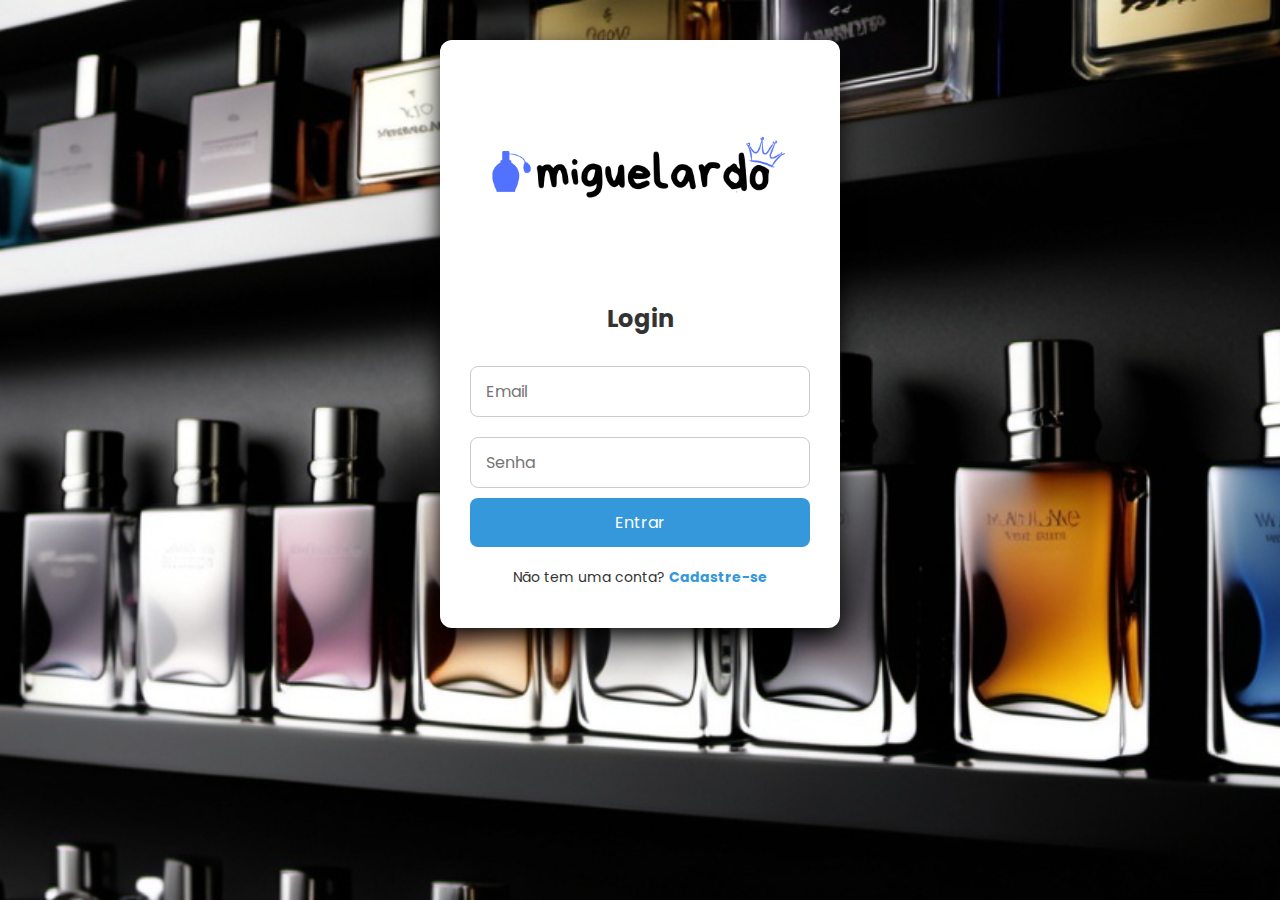
<file: index.html>
<!DOCTYPE html>
<html lang="pt-br">

<head>
  <meta charset="UTF-8" />
  <meta name="viewport" content="width=device-width, initial-scale=1.0" />
  <title>Login - Miguelardo</title>
  <link rel="stylesheet" href="css/styles.css" />
  <link rel="stylesheet" href="https://cdnjs.cloudflare.com/ajax/libs/font-awesome/6.0.0-beta3/css/all.min.css" />
  <link href="https://fonts.googleapis.com/css2?family=Poppins:wght@300;500;700&display=swap" rel="stylesheet">
</head>

<body class="body_login">

  <main class="container_login">
    <!-- Formulário de Login -->
    <section id="loginForm" class="form-container-index active" aria-label="Formulário de Login">
      <div class="image-container">
        <img src="imgs/logoBrancoRecortada.png" alt="Logo Miguelardo" />
      </div>
      <h2>Login</h2>
      <form onsubmit="login(event)">
        <input type="email" id="loginEmail" placeholder="Email" required aria-label="Email para login" />
        <input type="password" id="loginPassword" placeholder="Senha" required aria-label="Senha para login" />
        <button type="submit">Entrar</button>
      </form>
      <p class="toggle-link">
        Não tem uma conta?
        <a href="#" onclick="toggleForms()">Cadastre-se</a>
      </p>
    </section>

    <!-- Formulário de Cadastro -->
    <section id="signupForm" class="form-container-index" aria-label="Formulário de Cadastro">      <div class="image-container">
        <img src="imgs/logoBranco.png" alt="Logo Miguelardo" />
      </div>
      <h2>Cadastro</h2>
      <form onsubmit="register(event)">
        <input type="text" id="signupName" placeholder="Nome Completo" required aria-label="Nome completo" />
        <input type="email" id="signupEmail" placeholder="Email" required aria-label="Email de cadastro" />
        <input type="password" id="signupPassword" placeholder="Senha" required aria-label="Senha" />
        <input type="password" id="signupConfirmPassword" placeholder="Confirme a Senha" required
          aria-label="Confirme a senha" />
        <button type="submit">Cadastrar-se</button>
      </form>
      <p class="toggle-link">
        Já tem uma conta?
        <a href="#" onclick="toggleForms()">Faça login</a>
      </p>
    </section>
  </main>

  <script>
    // Alterna entre as telas de Login e Cadastro
    function toggleForms() {
      const loginForm = document.getElementById('loginForm');
      const signupForm = document.getElementById('signupForm');

      loginForm.classList.toggle('active');
      signupForm.classList.toggle('active');
    }

    // Função para registrar o usuário
    function register(event) {
      event.preventDefault();

      const name = document.getElementById('signupName').value;
      const email = document.getElementById('signupEmail').value;
      const password = document.getElementById('signupPassword').value;
      const confirmPassword = document.getElementById('signupConfirmPassword').value;

      if (password !== confirmPassword) {
        alert("As senhas não coincidem!");
        return;
      }

      localStorage.setItem('name', name);
      localStorage.setItem('email', email);
      localStorage.setItem('password', password);

      alert("Cadastro realizado com sucesso!");
      toggleForms();
    }

    // Função para logar o usuário
    function login(event) {
      event.preventDefault();

      const loginEmail = document.getElementById('loginEmail').value;
      const loginPassword = document.getElementById('loginPassword').value;

      const storedEmail = localStorage.getItem('email');
      const storedPassword = localStorage.getItem('password');

      if (loginEmail === storedEmail && loginPassword === storedPassword) {
        alert("Login realizado com sucesso!");
        window.location.href = "html/pagina_principal.html";
      } else {
        alert("Email ou senha incorretos!");
      }
    }
  </script>

</body>

</html>
</file>
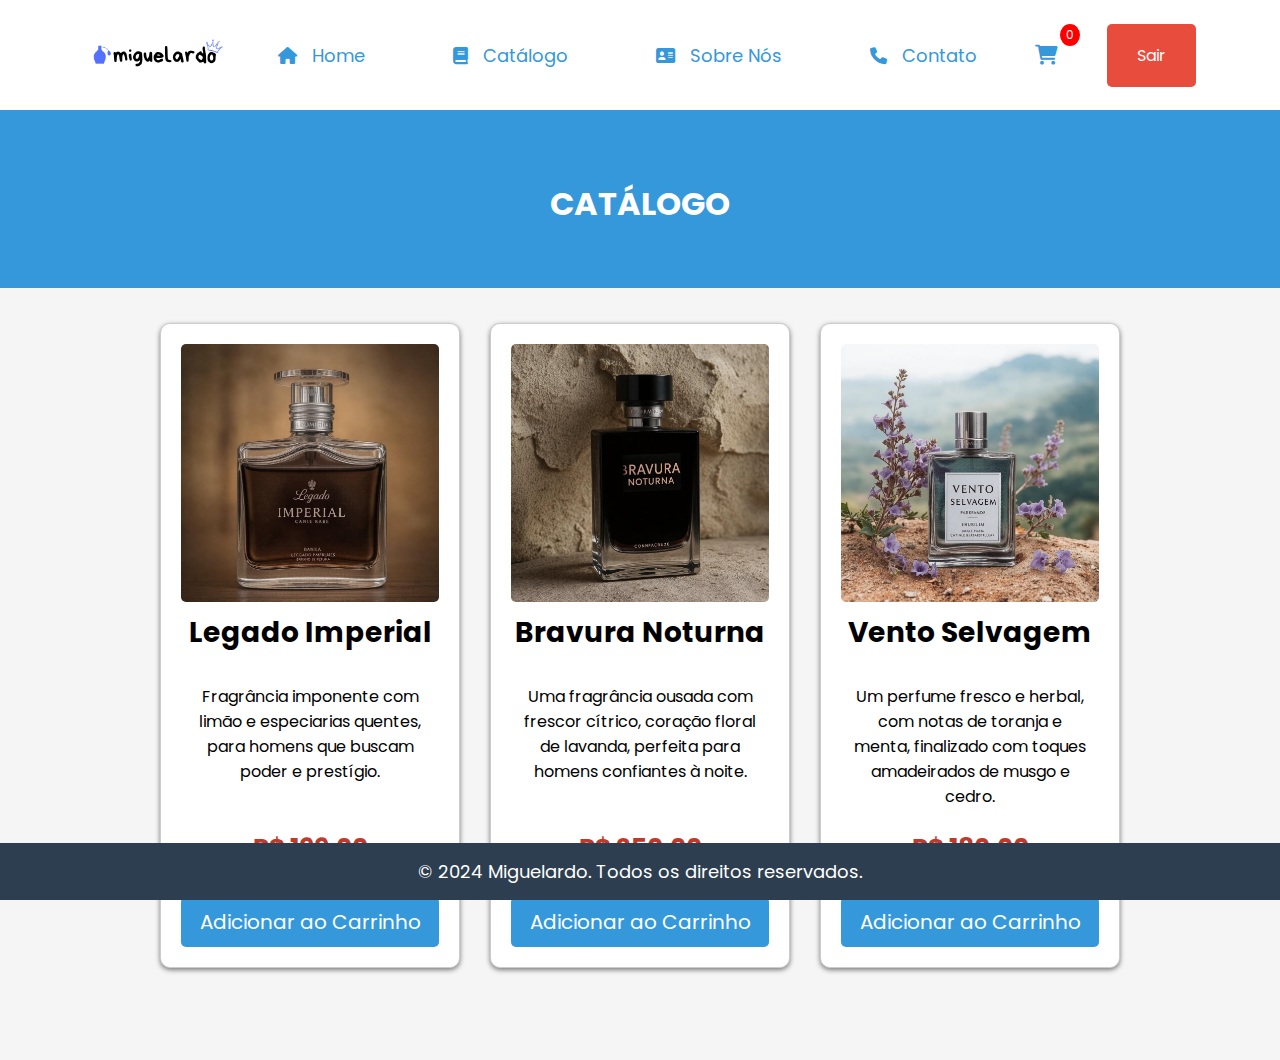
<file: html/catalogo.html>
<!DOCTYPE html>
<html lang="pt-br">

<head>
    <meta charset="UTF-8">
    <meta name="viewport" content="width=device-width, initial-scale=1.0">
    <title>Miguelardo - Catálogo</title>
    <link rel="stylesheet" href="../css/styles.css">
    <link rel="stylesheet" href="https://cdnjs.cloudflare.com/ajax/libs/font-awesome/6.0.0-beta3/css/all.min.css">
    <link href="https://fonts.googleapis.com/css2?family=Poppins:wght@300;500;700&display=swap" rel="stylesheet">

</head>

<body>
    <header>
        <nav class="navbar">
          <div class="container">
            <img class="logo" src="../imgs/logoBrancoRecortada.png" alt="Logo Miguelardo" />
            
            <ul class="nav-links">
              <li><a href="pagina_principal.html"><i class="fa-solid fa-house"></i> Home</a></li>
              <li><a href="catalogo.html"><i class="fa-solid fa-book"></i> Catálogo</a></li>
              <li><a href="sobrenos.html"><i class="fa-solid fa-address-card"></i> Sobre Nós</a></li>
              <li><a href="contato.html"><i class="fa-solid fa-phone"></i> Contato</a></li>
            </ul>
            
            <div class="right-header">
              <!-- Ícone do Carrinho -->
              <div class="cart-icon" onclick="abrirCarrinho()">
                <i class="fa-solid fa-cart-shopping"></i>
                <span id="quantidade-carrinho">0</span>
              </div>
      
              <div class="login-btn">
                <a href="../index.html">Sair</a>
              </div>
            </div>
          </div>
        </nav>
      </header>
      
      <section class="hero"><h1>CATÁLOGO</h1></section>

        <section class="catalog">
            <div class="product-container">
                <div class="product-card">
                    <img src="../imgs/legadoImperial.jpg" alt="Perfume 1">
                    <h4>Legado Imperial</h4>
                    <p>Fragrância imponente com limão e especiarias quentes, para homens que buscam poder e prestígio.
                    </p>
                    <p class="price">R$ 199,00</p>
                    <button onclick="adicionarAoCarrinho('Legado Imperial', 199.00)">Adicionar ao Carrinho</button>
                </div>
                <div class="product-card">
                    <img src="../imgs/bravuraNoturna.jpg" alt="Perfume 2">
                    <h4> Bravura Noturna</h4>
                    <p>Uma fragrância ousada com frescor cítrico, coração floral de lavanda, perfeita para homens
                        confiantes à noite. </p>
                    <p class="price">R$ 250,00</p>
                    <button onclick="adicionarAoCarrinho('Bravura Noturna', 250.00)">Adicionar ao Carrinho</button>
                </div>
                <div class="product-card">
                    <img src="../imgs/ventoSelvagem.jpg" alt="Perfume 3">
                    <h4>Vento Selvagem</h4>
                    <p>Um perfume fresco e herbal, com notas de toranja e menta, finalizado com toques amadeirados de
                        musgo e cedro.</p>
                    <p class="price">R$ 180,00</p>
                    <button onclick="adicionarAoCarrinho('Vento Selvagem', 180.00)">Adicionar ao Carrinho</button>
                </div>
        </section>
        <footer>
            <p>&copy; 2024 Miguelardo. Todos os direitos reservados.</p>
        </footer>
    </div>
    
    <div id="carrinho-sidebar">
        <div class="carrinho-header">
          <h3>Seu Carrinho</h3>
          <button class="fechar-btn" onclick="fecharCarrinho()">
            <i class="fa-solid fa-x"></i>
          </button>
        </div>
        <div id="carrinho-itens"></div>
        <p class="total-carrinho">Total: R$ <span id="carrinho-total">0.00</span></p>
        <button class="finalizar-btn" onclick="finalizarCompra()">Finalizar Compra</button>
      </div>
      
      <script>
        function obterCarrinho() {
          return JSON.parse(localStorage.getItem('carrinho')) || [];
        }
      
        function salvarCarrinho(carrinho) {
          localStorage.setItem('carrinho', JSON.stringify(carrinho));
        }
      
        // 👉 FUNÇÃO FALTANTE: ADICIONAR AO CARRINHO
        function adicionarAoCarrinho(nome, preco) {
          let carrinho = obterCarrinho();
      
          const itemExistente = carrinho.find(item => item.nome === nome);
          if (itemExistente) {
            itemExistente.quantidade += 1;
          } else {
            carrinho.push({ nome, preco, quantidade: 1 });
          }
      
          salvarCarrinho(carrinho);
          atualizarCarrinhoSidebar();
        }
      
        function abrirCarrinho() {
          document.getElementById('carrinho-sidebar').classList.add('aberto');
          atualizarCarrinhoSidebar();
        }
      
        function fecharCarrinho() {
          document.getElementById('carrinho-sidebar').classList.remove('aberto');
        }
      
        function atualizarCarrinhoSidebar() {
  const carrinho = obterCarrinho();
  const carrinhoItens = document.getElementById('carrinho-itens');
  const carrinhoTotal = document.getElementById('carrinho-total');
  const quantidadeCarrinho = document.getElementById('quantidade-carrinho');

  carrinhoItens.innerHTML = '';
  let total = 0;
  let quantidadeTotal = 0;

  carrinho.forEach((item, index) => {
    const subtotal = item.preco * item.quantidade;
    total += subtotal;
    quantidadeTotal += item.quantidade;

    // Aqui colocamos uma imagem genérica, mas você pode associar a correta usando o nome
    let imagem = '';
    if (item.nome === 'Legado Imperial') imagem = '../imgs/legadoImperial.jpg';
    if (item.nome === 'Bravura Noturna') imagem = '../imgs/bravuraNoturna.jpg';
    if (item.nome === 'Vento Selvagem') imagem = '../imgs/ventoSelvagem.jpg';

    carrinhoItens.innerHTML += `
      <div class="carrinho-item">
        <img src="${imagem}" alt="${item.nome}">
        <div class="carrinho-info">
          <h4>${item.nome}</h4>
          <p>R$${item.preco.toFixed(2)} x ${item.quantidade}</p>
          <button onclick="removerDoCarrinho(${index})">Remover</button>
        </div>
      </div>
    `;
  });

  carrinhoTotal.textContent = total.toFixed(2);
  quantidadeCarrinho.textContent = quantidadeTotal;
}

      
        function removerDoCarrinho(index) {
          let carrinho = obterCarrinho();
          carrinho.splice(index, 1);
          salvarCarrinho(carrinho);
          atualizarCarrinhoSidebar();
        }
      
        document.addEventListener('DOMContentLoaded', atualizarCarrinhoSidebar);
     
        function finalizarCompra() {
  const carrinho = obterCarrinho();

  if (carrinho.length === 0) {
    alert("Seu carrinho está vazio!");
    return;
  }

  const confirmacao = confirm("Deseja realmente finalizar a compra?");
  if (confirmacao) {
    localStorage.removeItem('carrinho');
    alert("Compra finalizada com sucesso! Obrigado por comprar na Miguelardo.");
    fecharCarrinho();
    atualizarCarrinhoSidebar();
  }
}

     
     </script>
      
      
</body>

</html>
</file>
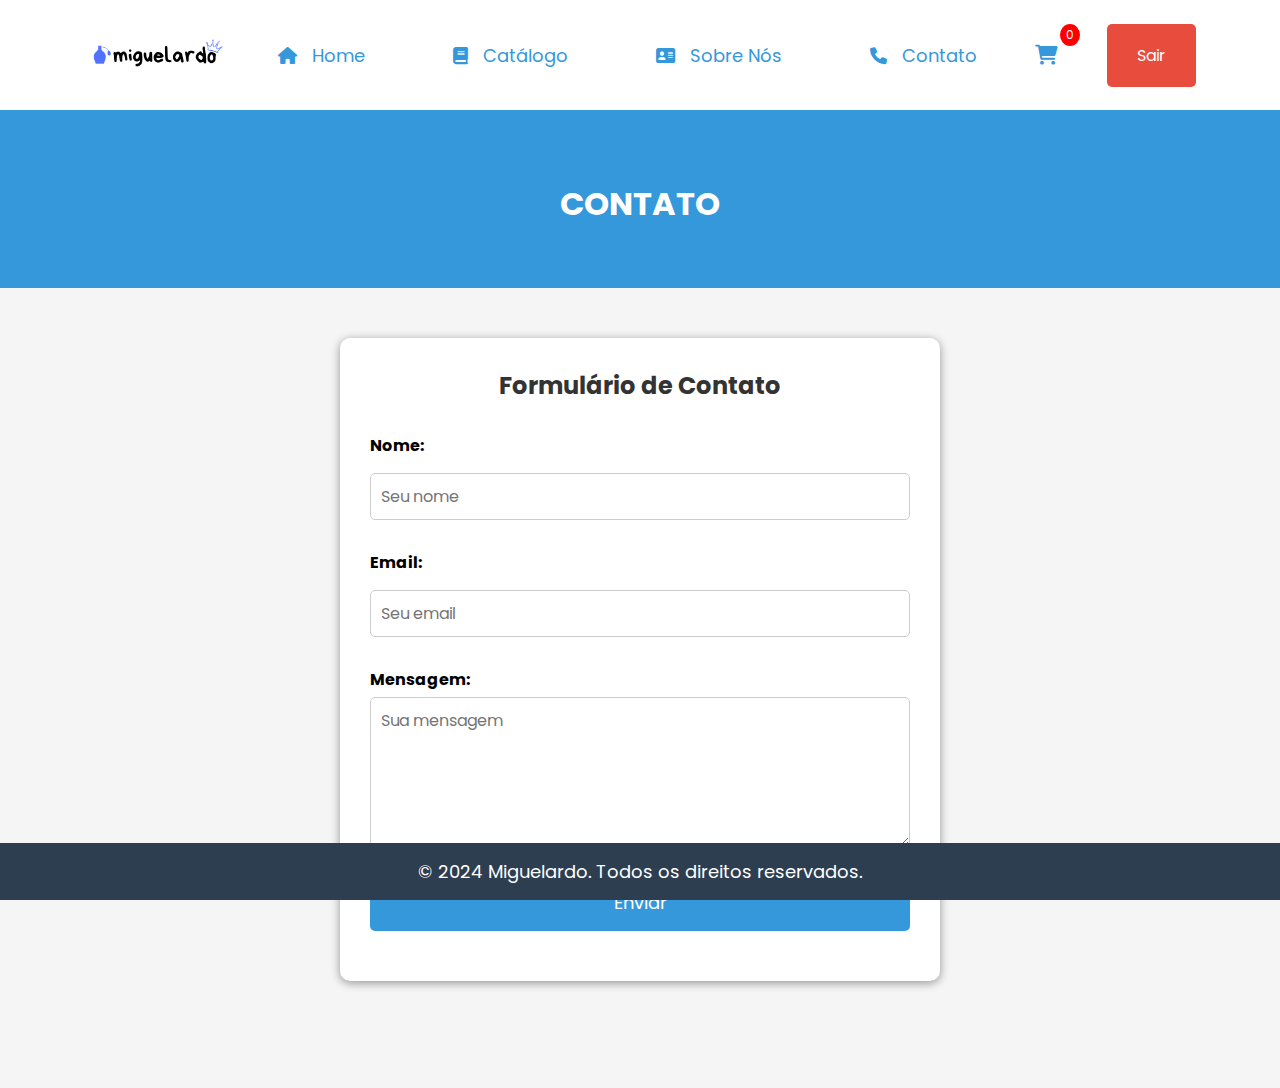
<file: html/contato.html>
<!DOCTYPE html>
<html lang="pt-BR">

<head>
    <meta charset="UTF-8">
    <meta name="viewport" content="width=device-width, initial-scale=1.0">
    <title>Miguelardo - Contato</title>
    <link rel="stylesheet" href="../css/styles.css">
    <link rel="stylesheet" href="https://cdnjs.cloudflare.com/ajax/libs/font-awesome/6.0.0-beta3/css/all.min.css">
    <link href="https://fonts.googleapis.com/css2?family=Poppins:wght@300;500;700&display=swap" rel="stylesheet">

<body>

    <header>
        <nav class="navbar">
          <div class="container">
            <img class="logo" src="../imgs/logoBrancoRecortada.png" alt="Logo Miguelardo" />
            
            <ul class="nav-links">
              <li><a href="pagina_principal.html"><i class="fa-solid fa-house"></i> Home</a></li>
              <li><a href="catalogo.html"><i class="fa-solid fa-book"></i> Catálogo</a></li>
              <li><a href="sobrenos.html"><i class="fa-solid fa-address-card"></i> Sobre Nós</a></li>
              <li><a href="contato.html"><i class="fa-solid fa-phone"></i> Contato</a></li>
            </ul>
            
            <div class="right-header">
              <!-- Ícone do Carrinho -->
              <div class="cart-icon" onclick="abrirCarrinho()">
                <i class="fa-solid fa-cart-shopping"></i>
                <span id="quantidade-carrinho">0</span>
              </div>
      
              <div class="login-btn">
                <a href="../index.html">Sair</a>
              </div>
            </div>
          </div>
        </nav>
      </header>

      <section class="hero"><h1>CONTATO</h1></section>

    <section class="form-container">
        <h2>Formulário de Contato</h2>
        <form class="form-contact" action="#" method="POST">
            <div class="form-group">
                <label for="nome">Nome:</label>
                <input type="text" id="nome" name="nome" placeholder="Seu nome" required>
            </div>
            <div class="form-group">
                <label for="email">Email:</label>
                <input type="email" id="email" name="email" placeholder="Seu email" required>
            </div>
            <div class="form-group">
                <label for="mensagem">Mensagem:</label>
                <textarea id="mensagem" name="mensagem" placeholder="Sua mensagem" required></textarea>
            </div>
            <div class="form-group">
                <button type="submit">Enviar</button>
            </div>
        </form>
    </section>
    <footer>
        <p>&copy; 2024 Miguelardo. Todos os direitos reservados.</p>
    </footer>
    <div id="carrinho-sidebar">
        <div class="carrinho-header">
          <h3>Seu Carrinho</h3>
          <button class="fechar-btn" onclick="fecharCarrinho()">
            <i class="fa-solid fa-x"></i>
          </button>
        </div>
        <div id="carrinho-itens"></div>
        <p class="total-carrinho">Total: R$ <span id="carrinho-total">0.00</span></p>
        <button class="finalizar-btn" onclick="finalizarCompra()">Finalizar Compra</button> 
    </div>
      <script>
        function obterCarrinho() {
          return JSON.parse(localStorage.getItem('carrinho')) || [];
        }
      
        function salvarCarrinho(carrinho) {
          localStorage.setItem('carrinho', JSON.stringify(carrinho));
        }
      
        // 👉 FUNÇÃO FALTANTE: ADICIONAR AO CARRINHO
        function adicionarAoCarrinho(nome, preco) {
          let carrinho = obterCarrinho();
      
          const itemExistente = carrinho.find(item => item.nome === nome);
          if (itemExistente) {
            itemExistente.quantidade += 1;
          } else {
            carrinho.push({ nome, preco, quantidade: 1 });
          }
      
          salvarCarrinho(carrinho);
          atualizarCarrinhoSidebar();
        }
      
        function abrirCarrinho() {
          document.getElementById('carrinho-sidebar').classList.add('aberto');
          atualizarCarrinhoSidebar();
        }
      
        function fecharCarrinho() {
          document.getElementById('carrinho-sidebar').classList.remove('aberto');
        }
      
        function atualizarCarrinhoSidebar() {
  const carrinho = obterCarrinho();
  const carrinhoItens = document.getElementById('carrinho-itens');
  const carrinhoTotal = document.getElementById('carrinho-total');
  const quantidadeCarrinho = document.getElementById('quantidade-carrinho');

  carrinhoItens.innerHTML = '';
  let total = 0;
  let quantidadeTotal = 0;

  carrinho.forEach((item, index) => {
    const subtotal = item.preco * item.quantidade;
    total += subtotal;
    quantidadeTotal += item.quantidade;

    // Aqui colocamos uma imagem genérica, mas você pode associar a correta usando o nome
    let imagem = '';
    if (item.nome === 'Legado Imperial') imagem = '../imgs/legadoImperial.jpg';
    if (item.nome === 'Bravura Noturna') imagem = '../imgs/bravuraNoturna.jpg';
    if (item.nome === 'Vento Selvagem') imagem = '../imgs/ventoSelvagem.jpg';

    carrinhoItens.innerHTML += `
      <div class="carrinho-item">
        <img src="${imagem}" alt="${item.nome}">
        <div class="carrinho-info">
          <h4>${item.nome}</h4>
          <p>R$${item.preco.toFixed(2)} x ${item.quantidade}</p>
          <button onclick="removerDoCarrinho(${index})">Remover</button>
        </div>
      </div>
    `;
  });

  carrinhoTotal.textContent = total.toFixed(2);
  quantidadeCarrinho.textContent = quantidadeTotal;
}

      
        function removerDoCarrinho(index) {
          let carrinho = obterCarrinho();
          carrinho.splice(index, 1);
          salvarCarrinho(carrinho);
          atualizarCarrinhoSidebar();
        }
      
        document.addEventListener('DOMContentLoaded', atualizarCarrinhoSidebar);
        function finalizarCompra() {
  const carrinho = obterCarrinho();

  if (carrinho.length === 0) {
    alert("Seu carrinho está vazio!");
    return;
  }

  const confirmacao = confirm("Deseja realmente finalizar a compra?");
  if (confirmacao) {
    localStorage.removeItem('carrinho');
    alert("Compra finalizada com sucesso! Obrigado por comprar na Miguelardo.");
    fecharCarrinho();
    atualizarCarrinhoSidebar();
  }
}

     </script>
</body>

</html>
</file>
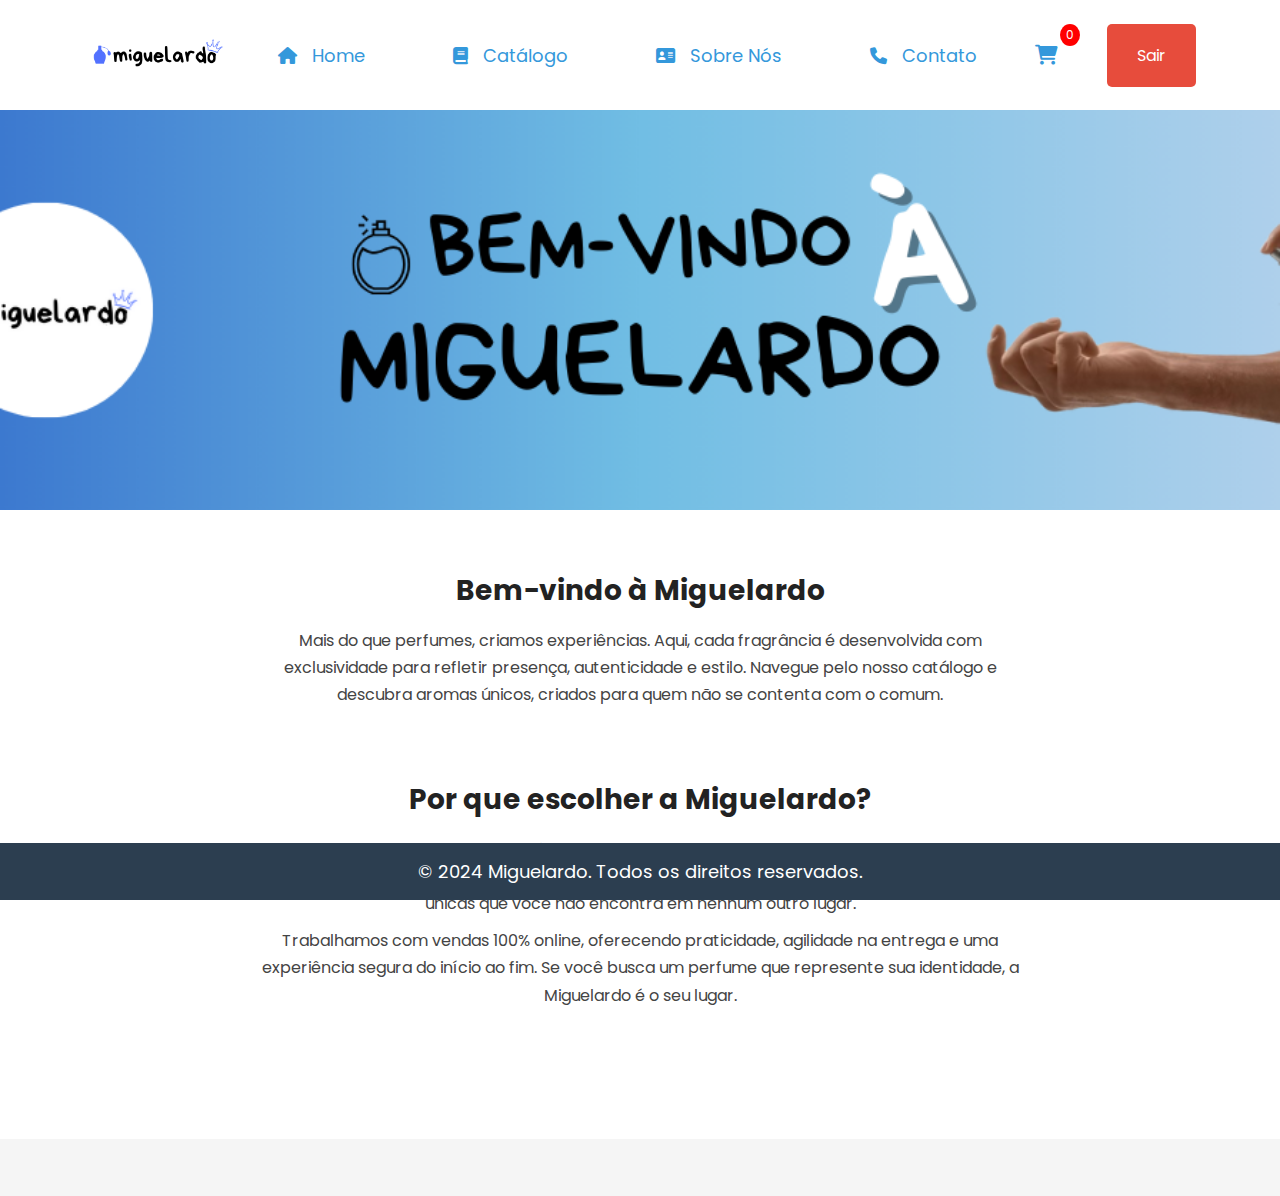
<file: html/pagina_principal.html>
<!DOCTYPE html>
<html lang="pt-br">

<head>
  <meta charset="UTF-8" />
  <meta name="viewport" content="width=device-width, initial-scale=1.0" />
  <title>Miguelardo - Página Principal</title>
  <link rel="stylesheet" href="../css/styles.css" />
  <link rel="stylesheet" href="https://cdnjs.cloudflare.com/ajax/libs/font-awesome/6.0.0-beta3/css/all.min.css" />
  <link href="https://fonts.googleapis.com/css2?family=Poppins:wght@300;500;700&display=swap" rel="stylesheet">

</head>

<body>
  <header>
    <nav class="navbar">
      <div class="container">
        <img class="logo" src="../imgs/logoBrancoRecortada.png" alt="Logo Miguelardo" />
        <ul class="nav-links">
          <li><a href="pagina_principal.html"><i class="fa-solid fa-house"></i> Home</a></li>
          <li><a href="catalogo.html"><i class="fa-solid fa-book"></i> Catálogo</a></li>
          <li><a href="sobrenos.html"><i class="fa-solid fa-address-card"></i> Sobre Nós</a></li>
          <li><a href="contato.html"><i class="fa-solid fa-phone"></i> Contato</a></li>
        </ul>
        <div class="right-header">
          <!-- Ícone do Carrinho -->
          <div class="cart-icon" onclick="abrirCarrinho()">
            <i class="fa-solid fa-cart-shopping"></i>
            <span id="quantidade-carrinho">0</span>
          </div>

          <div class="login-btn">
            <a href="../index.html">Sair</a>
          </div>
        </div>
      </div>
    </nav>

    <div class="folder" role="img" aria-label="Imagem de fundo da página principal"></div>
  </header>

  <main>
    <section class="intro-home">
      <div class="container-intro">
        <h2>Bem-vindo à Miguelardo</h2>
        <p>
          Mais do que perfumes, criamos experiências. Aqui, cada fragrância é desenvolvida com exclusividade para
          refletir presença, autenticidade e estilo. Navegue pelo nosso catálogo e descubra aromas únicos, criados para
          quem não se contenta com o comum.
        </p>
      </div>

      <section class="intro-home">
        <div class="container-intro">
          <h2>Por que escolher a Miguelardo?</h2>
          <p>
            Ao comprar na Miguelardo, você escolhe exclusividade, autenticidade e qualidade. Nossos perfumes são
            desenvolvidos e fabricados internamente, com fórmulas próprias e fragrâncias únicas que você não encontra em
            nenhum outro lugar.
          </p>
          <p>
            Trabalhamos com vendas 100% online, oferecendo praticidade, agilidade na entrega e uma experiência segura do
            início ao fim. Se você busca um perfume que represente sua identidade, a Miguelardo é o seu lugar.
          </p>
        </div>
      </section>

    </section>

  </main>

  <footer>
    <p>&copy; 2024 Miguelardo. Todos os direitos reservados.</p>
  </footer>
  <div id="carrinho-sidebar">
    <div class="carrinho-header">
      <h3>Seu Carrinho</h3>
      <button class="fechar-btn" onclick="fecharCarrinho()">
        <i class="fa-solid fa-x"></i>
      </button>
    </div>
    <div id="carrinho-itens"></div>
    <p class="total-carrinho">Total: R$ <span id="carrinho-total">0.00</span></p>
    <button class="finalizar-btn" onclick="finalizarCompra()">Finalizar Compra</button>
  </div>
  <script>
    function obterCarrinho() {
      return JSON.parse(localStorage.getItem('carrinho')) || [];
    }

    function salvarCarrinho(carrinho) {
      localStorage.setItem('carrinho', JSON.stringify(carrinho));
    }

    // 👉 FUNÇÃO FALTANTE: ADICIONAR AO CARRINHO
    function adicionarAoCarrinho(nome, preco) {
      let carrinho = obterCarrinho();

      const itemExistente = carrinho.find(item => item.nome === nome);
      if (itemExistente) {
        itemExistente.quantidade += 1;
      } else {
        carrinho.push({ nome, preco, quantidade: 1 });
      }

      salvarCarrinho(carrinho);
      atualizarCarrinhoSidebar();
    }

    function abrirCarrinho() {
      document.getElementById('carrinho-sidebar').classList.add('aberto');
      atualizarCarrinhoSidebar();
    }

    function fecharCarrinho() {
      document.getElementById('carrinho-sidebar').classList.remove('aberto');
    }

    function atualizarCarrinhoSidebar() {
      const carrinho = obterCarrinho();
      const carrinhoItens = document.getElementById('carrinho-itens');
      const carrinhoTotal = document.getElementById('carrinho-total');
      const quantidadeCarrinho = document.getElementById('quantidade-carrinho');

      carrinhoItens.innerHTML = '';
      let total = 0;
      let quantidadeTotal = 0;

      carrinho.forEach((item, index) => {
        const subtotal = item.preco * item.quantidade;
        total += subtotal;
        quantidadeTotal += item.quantidade;

        // Aqui colocamos uma imagem genérica, mas você pode associar a correta usando o nome
        let imagem = '';
        if (item.nome === 'Legado Imperial') imagem = '../imgs/legadoImperial.jpg';
        if (item.nome === 'Bravura Noturna') imagem = '../imgs/bravuraNoturna.jpg';
        if (item.nome === 'Vento Selvagem') imagem = '../imgs/ventoSelvagem.jpg';

        carrinhoItens.innerHTML += `
  <div class="carrinho-item">
    <img src="${imagem}" alt="${item.nome}">
    <div class="carrinho-info">
      <h4>${item.nome}</h4>
      <p>R$${item.preco.toFixed(2)} x ${item.quantidade}</p>
      <button onclick="removerDoCarrinho(${index})">Remover</button>
    </div>
  </div>
`;
      });

      carrinhoTotal.textContent = total.toFixed(2);
      quantidadeCarrinho.textContent = quantidadeTotal;
    }


    function removerDoCarrinho(index) {
      let carrinho = obterCarrinho();
      carrinho.splice(index, 1);
      salvarCarrinho(carrinho);
      atualizarCarrinhoSidebar();
    }

    document.addEventListener('DOMContentLoaded', atualizarCarrinhoSidebar);
    function finalizarCompra() {
      const carrinho = obterCarrinho();

      if (carrinho.length === 0) {
        alert("Seu carrinho está vazio!");
        return;
      }

      const confirmacao = confirm("Deseja realmente finalizar a compra?");
      if (confirmacao) {
        localStorage.removeItem('carrinho');
        alert("Compra finalizada com sucesso! Obrigado por comprar na Miguelardo.");
        fecharCarrinho();
        atualizarCarrinhoSidebar();
      }
    }

  </script>
</body>

</html>
</file>
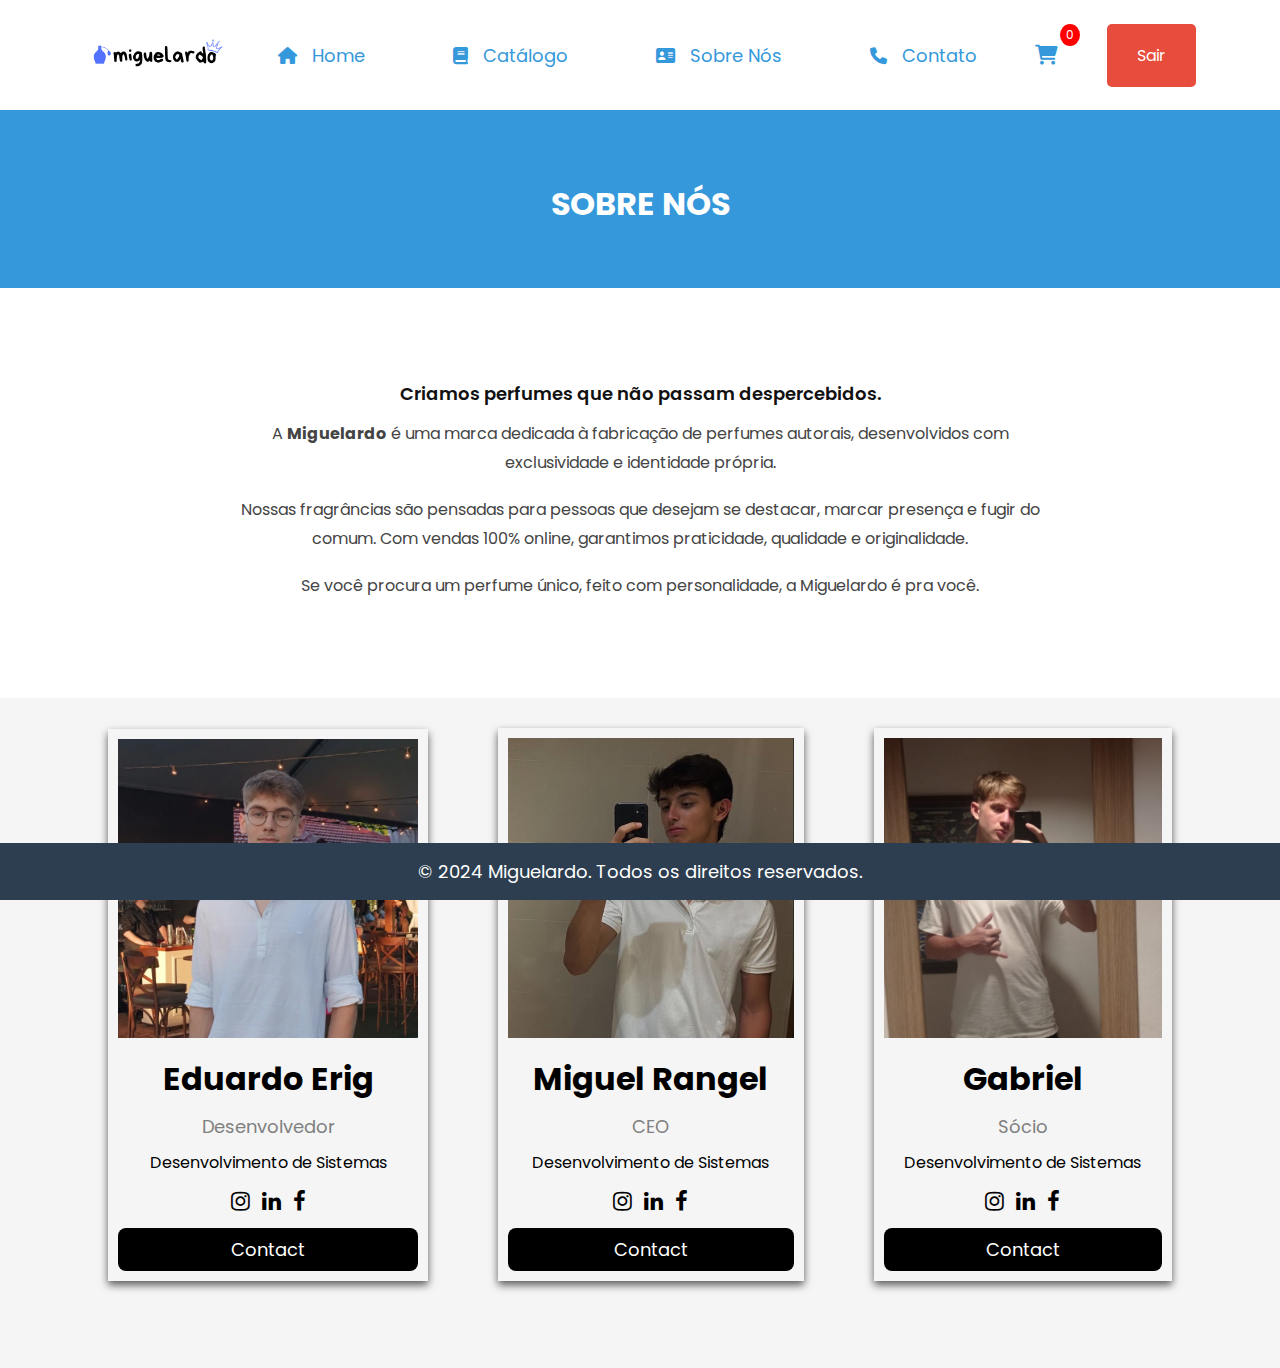
<file: html/sobrenos.html>
<!DOCTYPE html>
<html lang="en">

<head>
    <meta charset="UTF-8">
    <meta name="viewport" content="width=device-width, initial-scale=1.0">
    <title>Miguelardo - Sobre Nós</title>
    <link rel="stylesheet" href="../css/styles.css">
    <link rel="stylesheet" href="https://cdnjs.cloudflare.com/ajax/libs/font-awesome/6.0.0-beta3/css/all.min.css">
    <link rel="stylesheet" href="https://cdnjs.cloudflare.com/ajax/libs/font-awesome/4.7.0/css/font-awesome.min.css">
    <link href="https://fonts.googleapis.com/css2?family=Poppins:wght@300;500;700&display=swap" rel="stylesheet">

</head>

<body>
    <header>
        <nav class="navbar">
          <div class="container">
            <img class="logo" src="../imgs/logoBrancoRecortada.png" alt="Logo Miguelardo" />
            
            <ul class="nav-links">
              <li><a href="pagina_principal.html"><i class="fa-solid fa-house"></i> Home</a></li>
              <li><a href="catalogo.html"><i class="fa-solid fa-book"></i> Catálogo</a></li>
              <li><a href="sobrenos.html"><i class="fa-solid fa-address-card"></i> Sobre Nós</a></li>
              <li><a href="contato.html"><i class="fa-solid fa-phone"></i> Contato</a></li>
            </ul>
            
            <div class="right-header">
              <!-- Ícone do Carrinho -->
              <div class="cart-icon" onclick="abrirCarrinho()">
                <i class="fa-solid fa-cart-shopping"></i>
                <span id="quantidade-carrinho">0</span>
              </div>
      
              <div class="login-btn">
                <a href="../index.html">Sair</a>
              </div>
            </div>
          </div>
        </nav>
      </header>
    <section class="hero">
        <h1>SOBRE NÓS</h1>
    </section>
    <section class="sobre-nos">
      <div class="sobre-container"> 
        <p class="destaque">Criamos perfumes que não passam despercebidos.</p>
        <p>
          A <strong>Miguelardo</strong> é uma marca dedicada à fabricação de perfumes autorais,
          desenvolvidos com exclusividade e identidade própria.
        </p>
        <p>
          Nossas fragrâncias são pensadas para pessoas que desejam se destacar, marcar presença
          e fugir do comum. Com vendas 100% online, garantimos praticidade, qualidade e originalidade.
        </p>
        <p>
          Se você procura um perfume único, feito com personalidade, a Miguelardo é pra você.
        </p>
      </div>
    </section>
    
    
    <div class="container-pessoa">
        <div class="card">
            <img src="../imgs/eduardo.png" alt="John" style="width:100%">
            <h1>Eduardo Erig</h1>
            <p class="title">Desenvolvedor</p>
            <p>Desenvolvimento de Sistemas</p>
            <a href="#"><i class="fa fa-instagram"></i></a>
            <a href="#"><i class="fa fa-linkedin"></i></a>
            <a href="#"><i class="fa fa-facebook"></i></a>
            <button class="botao">Contact</button>

        </div>
        <div class="card">
            <img src="../imgs/miguel.png" alt="John" style="width:100%">
            <h1>Miguel Rangel</h1>
            <p class="title">CEO</p>
            <p>Desenvolvimento de Sistemas</p>
            <a href="#"><i class="fa fa-instagram"></i></a>
            <a href="#"><i class="fa fa-linkedin"></i></a>
            <a href="#"><i class="fa fa-facebook"></i></a>
            <button class="botao">Contact</button>
        </div>

        <div class="card">
            <img src="../imgs/gabriel.png" alt="John" style="width:100%">
            <h1>Gabriel</h1>
            <p class="title">Sócio</p>
            <p>Desenvolvimento de Sistemas</p>
            <a href="#"><i class="fa fa-instagram"></i></a>
            <a href="#"><i class="fa fa-linkedin"></i></a>
            <a href="#"><i class="fa fa-facebook"></i></a>
            <button class="botao">Contact</button>
        </div>

    </div>
    <footer>
        <p>&copy; 2024 Miguelardo. Todos os direitos reservados.</p>
    </footer>
    <div id="carrinho-sidebar">
        <div class="carrinho-header">
          <h3>Seu Carrinho</h3>
          <button class="fechar-btn" onclick="fecharCarrinho()">
            <i class="fa-solid fa-x"></i>
          </button>
        </div>
        <div id="carrinho-itens"></div>
        <p class="total-carrinho">Total: R$ <span id="carrinho-total">0.00</span></p>
        <button class="finalizar-btn" onclick="finalizarCompra()">Finalizar Compra</button>
    </div>
      <script>
        function obterCarrinho() {
          return JSON.parse(localStorage.getItem('carrinho')) || [];
        }
      
        function salvarCarrinho(carrinho) {
          localStorage.setItem('carrinho', JSON.stringify(carrinho));
        }
      
        // 👉 FUNÇÃO FALTANTE: ADICIONAR AO CARRINHO
        function adicionarAoCarrinho(nome, preco) {
          let carrinho = obterCarrinho();
      
          const itemExistente = carrinho.find(item => item.nome === nome);
          if (itemExistente) {
            itemExistente.quantidade += 1;
          } else {
            carrinho.push({ nome, preco, quantidade: 1 });
          }
      
          salvarCarrinho(carrinho);
          atualizarCarrinhoSidebar();
        }
      
        function abrirCarrinho() {
          document.getElementById('carrinho-sidebar').classList.add('aberto');
          atualizarCarrinhoSidebar();
        }
      
        function fecharCarrinho() {
          document.getElementById('carrinho-sidebar').classList.remove('aberto');
        }
      
        function atualizarCarrinhoSidebar() {
  const carrinho = obterCarrinho();
  const carrinhoItens = document.getElementById('carrinho-itens');
  const carrinhoTotal = document.getElementById('carrinho-total');
  const quantidadeCarrinho = document.getElementById('quantidade-carrinho');

  carrinhoItens.innerHTML = '';
  let total = 0;
  let quantidadeTotal = 0;

  carrinho.forEach((item, index) => {
    const subtotal = item.preco * item.quantidade;
    total += subtotal;
    quantidadeTotal += item.quantidade;

    // Aqui colocamos uma imagem genérica, mas você pode associar a correta usando o nome
    let imagem = '';
    if (item.nome === 'Legado Imperial') imagem = '../imgs/legadoImperial.jpg';
    if (item.nome === 'Bravura Noturna') imagem = '../imgs/bravuraNoturna.jpg';
    if (item.nome === 'Vento Selvagem') imagem = '../imgs/ventoSelvagem.jpg';

    carrinhoItens.innerHTML += `
      <div class="carrinho-item">
        <img src="${imagem}" alt="${item.nome}">
        <div class="carrinho-info">
          <h4>${item.nome}</h4>
          <p>R$${item.preco.toFixed(2)} x ${item.quantidade}</p>
          <button onclick="removerDoCarrinho(${index})">Remover</button>
        </div>
      </div>
    `;
  });

  carrinhoTotal.textContent = total.toFixed(2);
  quantidadeCarrinho.textContent = quantidadeTotal;
}

      
        function removerDoCarrinho(index) {
          let carrinho = obterCarrinho();
          carrinho.splice(index, 1);
          salvarCarrinho(carrinho);
          atualizarCarrinhoSidebar();
        }
      
        document.addEventListener('DOMContentLoaded', atualizarCarrinhoSidebar);
        function finalizarCompra() {
  const carrinho = obterCarrinho();

  if (carrinho.length === 0) {
    alert("Seu carrinho está vazio!");
    return;
  }

  const confirmacao = confirm("Deseja realmente finalizar a compra?");
  if (confirmacao) {
    localStorage.removeItem('carrinho');
    alert("Compra finalizada com sucesso! Obrigado por comprar na Miguelardo.");
    fecharCarrinho();
    atualizarCarrinhoSidebar();
  }
}

     </script>
</body>

</html>
</file>
<file: css/styles.css>
/*
------------------- 
Index HTML 
-------------------
*/
* {
  margin: 0;
  padding: 0;
  box-sizing: border-box;
  font-family: 'Poppins', sans-serif;
}

html,
body {
  height: 100%;
  margin: 0;
}

.body_login {
  background-color: #f5f5f5;
  background-image: url(../imgs/fundoprinciapal.jpg);
  background-size: cover;
  background-position: center;
  background-repeat: no-repeat;
}

.page-wrapper {
  display: flex;
  flex-direction: column;
  min-height: 100vh;
}


/* Main ocupa o espaço disponível entre header e footer */
.container_login {
  flex: 1;
  display: flex;
  justify-content: center;
  align-items: center;
  padding: 40px 20px;
}


/* Caixa do formulário */
.form-container-index {
  background-color: #ffffff;
  border-radius: 12px;
  box-shadow: 0 8px 24px black;
  width: 400px;
  padding: 30px;
  text-align: center;
  display: none;
}

.form-container-index.active {
  display: block;
}

/* Imagem no topo do formulário */
.image-container {
  max-width: 400px;
  flex-shrink: 0;
  margin-bottom: 20px;
}

.image-container img {
  width: 100%;
  border-radius: 12px;
}

/* Título */
h2 {
  margin-bottom: 20px;
  font-weight: 700;
  color: #333;
}

/* Inputs de formulário */
input {
  width: 100%;
  padding: 12px 15px;
  margin: 10px 0;
  border: 1px solid #ccc;
  border-radius: 8px;
  font-size: 16px;
}

input:focus {
  border-color: #3498db;
  outline: none;
  box-shadow: 0 0 5px rgba(52, 152, 219, 0.5);

}

.input-container {
  position: relative;
}

.input-container input {
  width: 100%;
  padding-right: 40px;
}

.toggle-password {
  position: absolute;
  top: 50%;
  right: 12px;
  transform: translateY(-50%);
  cursor: pointer;
  color: #999;
}

.toggle-password:hover {
  color: #3498db;
}

/* Botão */
button {
  width: 100%;
  padding: 12px 15px;
  background-color: #3498db;
  border: none;
  border-radius: 8px;
  color: white;
  font-size: 16px;
  cursor: pointer;
  transition: background-color 0.3s;
  transition: all 0.3s ease;
}

button:hover {
  background-color: #0000003d;
  transform: scale(1.03);
}



/* Links de alternância entre login e cadastro */
.toggle-link {
  margin-top: 20px;
  font-size: 14px;
  color: #333;
}

.toggle-link a {
  color: #3498db;
  text-decoration: none;
  font-weight: 700;
}

.toggle-link a:hover {
  color: #2980b9;
}

/* Footer (rodapé no final da página) */
footer {
  position: sticky;
  bottom: 0;
  text-align: center;
  font-size: large;
  padding: 5px;
  background-color: #2c3e50;
  color: white;
  width: 100%;
}


/* 
  -------------------
  Pagina Principal HTML
  -------------------
  */
body {
  background-color: #f5f5f5;
  overflow-y: scroll;
  margin: 0;
}


.text-home {
  font-size: 25px;
  padding: 20px;
  text-align: center;
  margin: 0% 20%;
  flex-wrap: wrap;
}

.navbar {
  background-color: #ffffff;
  padding: 10px 0;
  box-shadow: 0 2px 5px rgba(0, 0, 0, 0.1);
}

.container {
  width: 100%;
  display: flex;
  align-items: center;
  justify-content: center;
}

.logo {
  color: #333;
  font-size: 30px;
  font-weight: bold;
  width: 150px;
  height: max-content;
}

.nav-links {
  list-style: none;
  display: flex;
}

.nav-links li {
  margin: 0 30px;
}

.nav-links a {
  color: #3498db;
  text-decoration: none;
  font-size: 18px;
  padding: 8px 14px;
  border-radius: 20px;
  transition: background-color 0.3s;
}

.nav-links li i {
  font-size: 17px;
  margin-right: 10px;
  color: #3498db;
  
}

.nav-links li a:hover {
  background-color: #0000003d;
  transform: scale(1.03);
}

.login-btn a {
  background-color: #e74c3c;
  color: white;
  padding: 20px 30px;
  border-radius: 5px;
  text-decoration: none;
  transition: background-color 0.3s;
  transform: scale(1.03);

}

.login-btn a:hover {
  background-color: #c0392b;
  transform: scale(1.03);

}

.folder {
  background-image: url(../imgs/capatelainnicial.png);
  background-size: cover;
  background-repeat: no-repeat;
  background-position: center;
  padding-bottom: 400px;
}

.intro-home {
  padding: 60px 20px;
  background-color: #fff;
  text-align: center;
}

.intro-home .container-intro {
  max-width: 800px;
  margin: 0 auto;
}

.intro-home h2 {
  font-size: 28px;
  margin-bottom: 15px;
  color: #222;
}

.intro-home p {
  font-size: 16px;
  line-height: 1.7;
  color: #444;
}


/* 
  -------------------
  Catalogo HTML
  -------------------
  */

.catalog {
  padding: 20px;
  text-align: center;
}

.catalog h4 {
  font-size: 28px;
  margin: 10px 0 20px;
}

.product-container {
  display: flex;
  justify-content: center;
  flex-wrap: wrap;
}

.product-card {
  background-color: #ffffff;
  border: 1px solid #ccc;
  border-radius: 10px;
  margin: 15px;
  padding: 20px;
  width: 300px;
  box-shadow: 0 2px 5px rgba(0, 0, 0, 0.5);
  transition: transform 0.2s;
  display: flex;
  flex-direction: column;
  justify-content: space-between;
  /* esse aqui é chave */
  min-height: 400px;
  /* ou o que você achar visualmente melhor */
  transition: 0.5s ease;
}

.product-card:hover {
  box-shadow: 0 2px 5px rgba(0, 0, 0, 0.5);
  transform: scale(1.03);
}

.product-card img {
  width: 100%;
  border-radius: 5px;
}

.price {
  font-size: 25px;
  padding: 10px 0;
  font-weight: bold;
  color: #c0392b;
  margin-top: auto;
}


.product-card button {
  background-color: #3498db;
  color: white;
  border: none;
  padding: 10px 15px;
  border-radius: 5px;
  cursor: pointer;
  font-size: 20px;
  transition: background-color 0.3s;
  margin-top: 10px;
  transition: 0.5s ease;
}

.product-card button:hover {
  background-color: #2980b9;
  transform: scale(1.03);
}

.hero {
  background: #3498db;
  color: white;
  padding: 60px 20px;
  text-align: center;
}

.hero h2 {
  font-size: 36px;
  margin-bottom: 10px;
}

.hero p {
  font-size: 18px;
}


.right-header {
  display: flex;
  align-items: center;
  gap: 35px;
}

.cart-icon {
  color: #3498db;
  padding: 8px 14px;
  border-radius: 20px;
  cursor: pointer;
  position: relative;
  font-size: 20px;
  transition: background-color 0.3s;
  transition: 0.5s ease;
}

.cart-icon:hover {
  background-color: #0000003d;
  transform: scale(1.03);
}

.cart-icon span {
  background: red;
  color: white;
  border-radius: 50%;
  padding: 2px 6px;
  font-size: 12px;
  position: absolute;
  top: -8px;
  right: -8px;
}


#carrinho-sidebar {
  position: fixed;
  top: 0;
  right: -400px;
  width: 320px;
  height: 100%;
  background: #fff;
  border-left: 1px solid #ccc;
  padding: 20px;
  box-shadow: -2px 0 5px rgba(0,0,0,0.2);
  transition: right 0.3s ease;
  z-index: 999;
  display: flex;
  flex-direction: column;
}

#carrinho-sidebar.aberto {
  right: 0;
}

.carrinho-header {
  display: flex;
  justify-content: space-between;
  align-items: center;
  margin-bottom: 15px;
}

.carrinho-header h3 {
  font-size: 18px;
  margin: 0;
}

.fechar-btn {
  all: unset;
  background: transparent;
  border: none;
  cursor: pointer;
  font-size: 16px;
  color: #555;
  padding: 4px;
  display: flex;
  align-items: center;
  justify-content: center;
  transition: color 0.2s;
}

.fechar-btn:hover {
  color: #000;
}

.fechar-btn i {
  font-size: 14px;
}

.total-carrinho {
  font-weight: bold;
  font-size: 16px;
  margin-top: auto;
  border-top: 1px solid #ddd;
  padding-top: 10px;
}

.finalizar-btn {
  margin-top: 15px;
  padding: 10px;
  background-color: #3498db;
  color: white;
  font-size: 14px;
  border: none;
  border-radius: 5px;
  cursor: pointer;
  width: 100%;
  transition: background 0.3s ease;
}

.finalizar-btn:hover {
  background-color: #2980b9;
}


.carrinho-item {
  display: flex;
  gap: 10px;
  margin-bottom: 15px;
  border-bottom: 1px solid #eee;
  padding-bottom: 10px;
}

.carrinho-item img {
  width: 60px;
  height: 60px;
  object-fit: cover;
  border-radius: 8px;
}

.carrinho-info {
  flex: 1;
}

.carrinho-info h4 {
  margin: 0 0 5px;
  font-size: 14px;
}

.carrinho-info p {
  margin: 0;
  font-size: 13px;
}

.carrinho-info button {
  all: unset;
  margin-top: 5px;
  padding: 3px 8px;
  font-size: 12px;
  background: #ff4d4d;
  color: white;
  border: none;
  border-radius: 4px;
  cursor: pointer;
}

/* 
  -------------------
  Sobre nós HTML
  -------------------
  */
  .container-pessoa{
    display: flex;
    align-items: center;
    justify-content: center;
    gap: 70px;
  }
.card {
  box-shadow: 0 4px 8px 0 rgba(0, 0, 0, 0.637);
  max-width: 400px;
  margin-top: 30px;
  margin-bottom: 30px;
  padding: 10px;
  text-align: center;
}

.card img {
  max-width: 300px;
  max-height: 300px;
}

h1 {
  margin-top: 10px;
}

.title {
  margin: 10px;
  color: grey;
  font-size: 18px;
}

p {
  margin: 10px;
}

.botao {
  margin-top: 10px;
  border: none;
  outline: 0;
  padding: 8px;
  color: white;
  background-color: #000;
  text-align: center;
  cursor: pointer;
  width: 100%;
  font-size: 18px;
}

.card a {
  text-decoration: none;
  padding: 0 4px;
  font-size: 22px;
  color: black;
}

.sobre-nos {
  padding: 60px 20px;
  background-color: #fff;
  font-family: 'Poppins', sans-serif;
  display: flex;
  justify-content: center;
}

.sobre-container {
  max-width: 900px;
  width: 100%;
  padding: 20px;
  text-align: center;
}

.sobre-nos h2 {
  font-size: 32px;
  margin-bottom: 20px;
  color: #222;
  text-transform: uppercase;
  border-bottom: 2px solid #ffcc00;
  display: inline-block;
  padding-bottom: 5px;
}

.sobre-nos p {
  font-size: 16px;
  line-height: 1.8;
  color: #444;
  margin-bottom: 18px;
}

.sobre-nos .destaque {
  font-size: 18px;
  font-weight: 600;
  color: #111;
  margin-bottom: 10px;
}


/* 
  -------------------
  Contato HTML
  -------------------
  */

.form-container {
  width: 100%;
  max-width: 600px;
  margin: 50px auto;
  padding: 30px;
  background-color: #fff;
  border-radius: 10px;
  box-shadow: 0 2px 10px rgba(0, 0, 0, 0.4);
}

.form-container h2 {
  text-align: center;
  margin-bottom: 30px;
  color: #333;
}

.form-group {
  margin-bottom: 20px;
}

.form-group label {
  display: block;
  font-weight: bold;
  margin-bottom: 5px;
}

.form-group input,
.form-group textarea {
  width: 100%;
  padding: 10px;
  border: 1px solid #ccc;
  border-radius: 5px;
  font-size: 16px;
}

.form-group input:focus,
.form-group textarea:focus {
  border-color: #3498db;
  outline: none;
}

.form-group textarea {
  resize: vertical;
  min-height: 150px;
  max-height: 150px;
}

.form-group button {
  background-color: #3498db;
  color: #fff;
  border: none;
  padding: 15px 20px;
  border-radius: 5px;
  cursor: pointer;
  width: 100%;
  font-size: 18px;
  transition: background-color 0.3s;
}

.form-group button:hover {
  background-color: #2980b9;
}

@media screen and (max-width: 600px) {
  .container_login {
    width: 90%;
    padding: 20px;
  }

  h2 {
    font-size: 22px;
  }

  input,
  button {
    font-size: 14px;
  }
}
</file>
